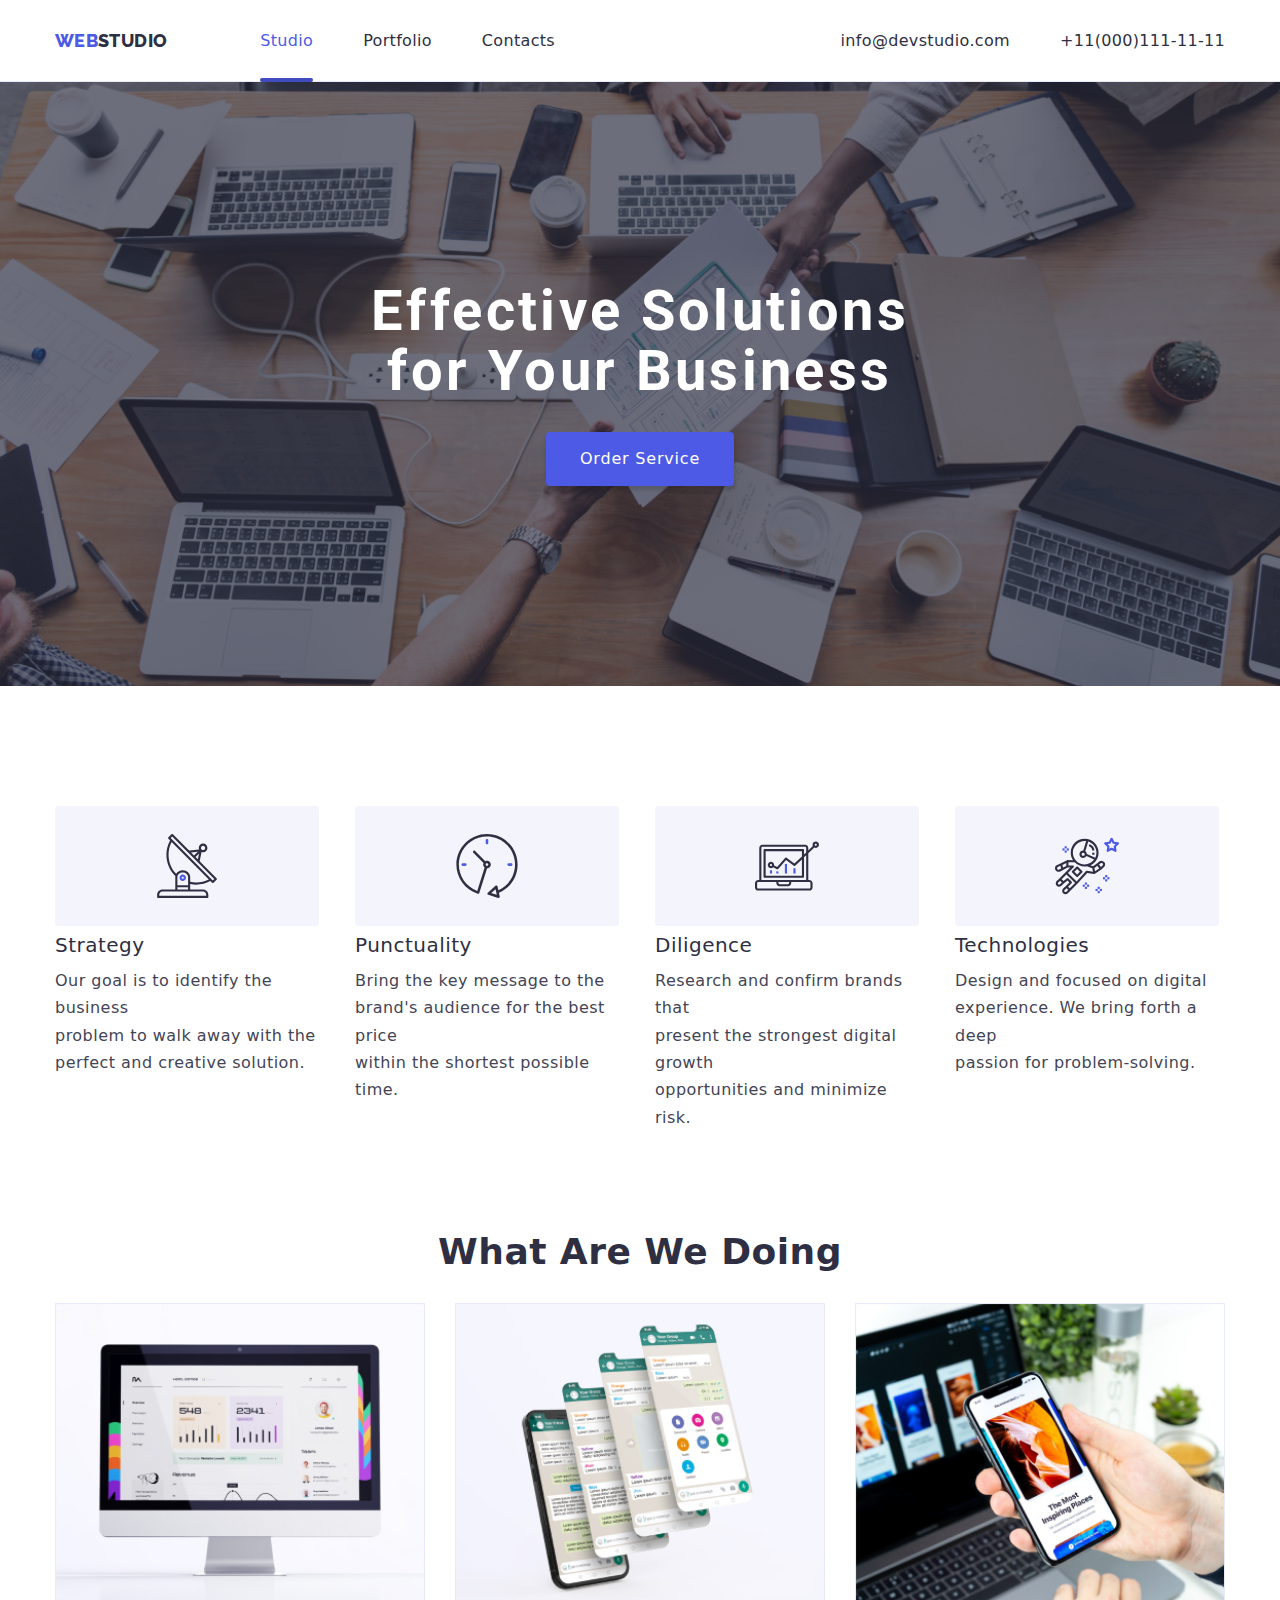
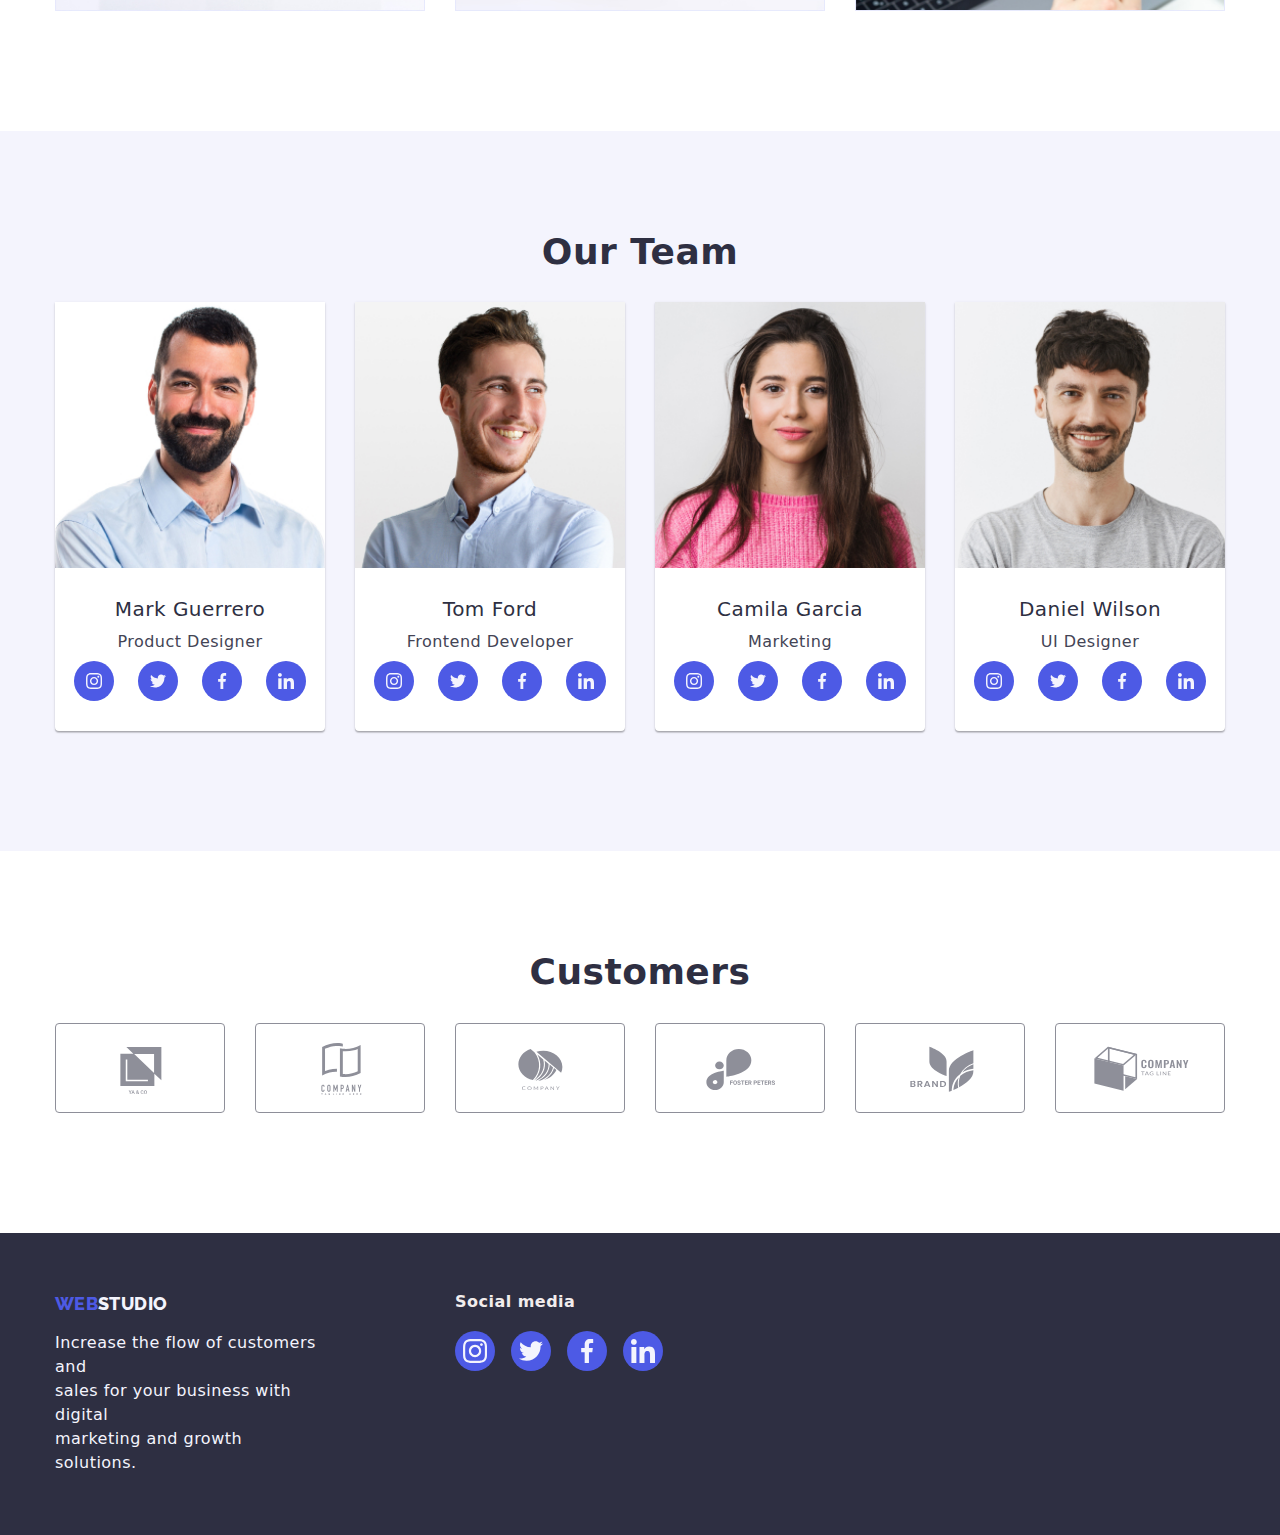
<file: index.html>
<!DOCTYPE html>
<html lang="en">
  <head>
    <meta charset="UTF-8" />
    <meta name="viewport" content="width=device-width, initial-scale=1.0" />
    <title>Studio</title>
    <link rel="stylesheet" href="./CSS/styles.css" />
    <link rel="preconnect" href="https://fonts.googleapis.com" />
    <link rel="preconnect" href="https://fonts.gstatic.com" crossorigin />
    <link
      href="https://fonts.googleapis.com/css2?family=Raleway:wght@800&family=Roboto:wght@400;500;700;900&display=swap"
      rel="stylesheet"
    />
    <link
      rel="stylesheet"
      href="https://cdnjs.cloudflare.com/ajax/libs/modern-normalize/2.0.0/modern-normalize.min.css"
    />
  </head>
  <body>
    <header class="page-header">
      <div class="container menu">
        <!--nav-->
        <nav class="navigation">
          <a href="./index.html" class="logo-link"
            ><span class="logo">WEB</span><span class="studio">STUDIO</span></a
          >
          <ul class="nav-menu list">
            <li class="item">
              <a class="page current link" href="index.html">Studio</a>
            </li>
            <li class="item">
              <a class="page link" href="portfolio.html">Portfolio</a>
            </li>
            <li class="item">
              <a class="page link" href="#">Contacts</a>
            </li>
          </ul>
        </nav>
        <ul class="contacts-menu list">
          <li class="item">
            <a href="mailto:info@devstudiocom" class="contact link"
              >info@devstudio.com</a
            >
          </li>
          <li class="item">
            <a href="tel:+110001111111" class="contact link"
              >+11(000)111-11-11</a
            >
          </li>
        </ul>
      </div>
    </header>
    <!--Main Section-->
    <main>
      <!--section 1-->
      <section class="hero">
        <div class="container">
          <h1 class="hero-title">
            Effective Solutions<br />
            for Your Business
          </h1>
          <!--buttons-->
          <button type="button" class="button primary" data-modal-open>
            Order Service
          </button>
        </div>
      </section>
      <!--section 2-->
      <section class="section">
        <div class="container">
          <ul class="benefits list">
            <li class="item">
              <div class="icon">
                <svg class="antenna" width="64" height="64">
                  <use href="./images/icons.svg#antenna"></use>
                </svg>
              </div>
              <h3 class="title">Strategy</h3>
              <p class="description">
                Our goal is to identify the business<br />
                problem to walk away with the<br />
                perfect and creative solution.
              </p>
            </li>
            <li class="item">
              <div class="icon">
                <svg class="antenna" width="64" height="64">
                  <use href="./images/icons.svg#clock"></use>
                </svg>
              </div>
              <h3 class="title">Punctuality</h3>
              <p class="description">
                Bring the key message to the<br />
                brand's audience for the best price<br />
                within the shortest possible time.
              </p>
            </li>
            <li class="item">
              <div class="icon">
                <svg class="antenna" width="64" height="64">
                  <use href="./images/icons.svg#diagram"></use>
                </svg>
              </div>
              <h3 class="title">Diligence</h3>
              <p class="description">
                Research and confirm brands that<br />
                present the strongest digital growth<br />
                opportunities and minimize risk.
              </p>
            </li>
            <li class="item">
              <div class="icon">
                <svg class="antenna" width="64" height="64">
                  <use href="./images/icons.svg#astronaut"></use>
                </svg>
              </div>
              <h3 class="title">Technologies</h3>
              <p class="description">
                Design and focused on digital<br />
                experience. We bring forth a deep<br />
                passion for problem-solving.
              </p>
            </li>
          </ul>
        </div>
      </section>
      <!--section 3-->
      <section class="section no-top-padding">
        <div class="container">
          <h2 class="section-title">What Are We Doing</h2>
          <ul class="what-we-do list">
            <li class="item">
              <img
                src="./images/img-monitor.jpg"
                alt="monitor"
                width="370"
                height="294"
                class="image"
              />
            </li>
            <li class="item">
              <img
                src="./images/img-mobile-1.jpg"
                alt="mobile-1"
                width="370"
                height="294"
                class="image"
              />
            </li>
            <li class="item">
              <img
                src="./images/img-mobile-2.jpg"
                alt="mobile-2"
                width="370"
                height="294"
                class="image"
              />
            </li>
          </ul>
        </div>
      </section>
      <!--section 4-->
      <section class="section bg-team">
        <div class="container">
          <h2 class="section-title">Our Team</h2>
          <ul class="team list">
            <li class="item">
              <img
                src="./images/img-mark.jpg"
                alt="Mark"
                width="270"
                height="260"
                class="image"
              />
              <h3 class="name">Mark Guerrero</h3>
              <p class="position">Product Designer</p>
              <ul class="social-team list">
                <li class="icon-item">
                  <a
                    class="link"
                    href="https://instagram.com/"
                    target="_blank"
                    rel="noopener noreferrer"
                    aria-label="Link to Instagram"
                    ><svg class="team-icon" width="16" height="16">
                      <use href="./images/icons.svg#instagram"></use>
                    </svg>
                  </a>
                </li>
                <li class="icon-item">
                  <a
                    class="link"
                    href="https://twitter.com/"
                    target="_blank"
                    rel="noopener noreferrer"
                    aria-label="Link to Twitter"
                    ><svg class="team-icon" width="16" height="16">
                      <use href="./images/icons.svg#twitter"></use>
                    </svg>
                  </a>
                </li>
                <li class="icon-item">
                  <a
                    class="link"
                    href="https://facebook.com/"
                    target="_blank"
                    rel="noopener noreferrer"
                    aria-label="Link to Facebook"
                    ><svg class="team-icon" width="16" height="16">
                      <use href="./images/icons.svg#facebook"></use>
                    </svg>
                  </a>
                </li>
                <li class="icon-item">
                  <a
                    class="link"
                    href="https://linkedin.com/"
                    target="_blank"
                    rel="noopener noreferrer"
                    aria-label="Link to Linkedin"
                    ><svg class="team-icon" width="16" height="16">
                      <use href="./images/icons.svg#linkedin"></use>
                    </svg>
                  </a>
                </li>
              </ul>
            </li>
            <li class="item">
              <img
                src="./images/img-tom.jpg"
                alt="Tom"
                width="270"
                height="260"
                class="image"
              />
              <h3 class="name">Tom Ford</h3>
              <p class="position">Frontend Developer</p>
              <ul class="social-team list">
                <li class="icon-item">
                  <a
                    class="link"
                    href="https://instagram.com/"
                    target="_blank"
                    rel="noopener noreferrer"
                    aria-label="Link to Instagram"
                    ><svg class="team-icon" width="16" height="16">
                      <use href="./images/icons.svg#instagram"></use>
                    </svg>
                  </a>
                </li>
                <li class="icon-item">
                  <a
                    class="link"
                    href="https://twitter.com/"
                    target="_blank"
                    rel="noopener noreferrer"
                    aria-label="Link to Twitter"
                    ><svg class="team-icon" width="16" height="16">
                      <use href="./images/icons.svg#twitter"></use>
                    </svg>
                  </a>
                </li>
                <li class="icon-item">
                  <a
                    class="link"
                    href="https://facebook.com/"
                    target="_blank"
                    rel="noopener noreferrer"
                    aria-label="Link to Facebook"
                    ><svg class="team-icon" width="16" height="16">
                      <use href="./images/icons.svg#facebook"></use>
                    </svg>
                  </a>
                </li>
                <li class="icon-item">
                  <a
                    class="link"
                    href="https://linkedin.com/"
                    target="_blank"
                    rel="noopener noreferrer"
                    aria-label="Link to Linkedin"
                    ><svg class="team-icon" width="16" height="16">
                      <use href="./images/icons.svg#linkedin"></use>
                    </svg>
                  </a>
                </li>
              </ul>
            </li>
            <li class="item">
              <img
                src="./images/img-camila.jpg"
                alt="Camila"
                width="270"
                height="260"
                class="image"
              />
              <h3 class="name">Camila Garcia</h3>
              <p class="position">Marketing</p>
              <ul class="social-team list">
                <li class="icon-item">
                  <a
                    class="link"
                    href="https://instagram.com/"
                    target="_blank"
                    rel="noopener noreferrer"
                    aria-label="ink to Instagram"
                    ><svg class="team-icon" width="16" height="16">
                      <use href="./images/icons.svg#instagram"></use>
                    </svg>
                  </a>
                </li>
                <li class="icon-item">
                  <a
                    class="link"
                    href="https://twitter.com/"
                    target="_blank"
                    rel="noopener noreferrer"
                    aria-label="Link to Twitter"
                    ><svg class="team-icon" width="16" height="16">
                      <use href="./images/icons.svg#twitter"></use>
                    </svg>
                  </a>
                </li>
                <li class="icon-item">
                  <a
                    class="link"
                    href="https://facebook.com/"
                    target="_blank"
                    rel="noopener noreferrer"
                    aria-label="Link to Facebook"
                    ><svg class="team-icon" width="16" height="16">
                      <use href="./images/icons.svg#facebook"></use>
                    </svg>
                  </a>
                </li>
                <li class="icon-item">
                  <a
                    class="link"
                    href="https://linkedin.com/"
                    target="_blank"
                    rel="noopener noreferrer"
                    aria-label="Link to Linkedin"
                    ><svg class="team-icon" width="16" height="16">
                      <use href="./images/icons.svg#linkedin"></use>
                    </svg>
                  </a>
                </li>
              </ul>
            </li>
            <li class="item">
              <img
                src="./images/img-daniel.jpg"
                alt="Daniel"
                width="270"
                heigh="260"
                class="image"
              />
              <h3 class="name">Daniel Wilson</h3>
              <p class="position">UI Designer</p>
              <ul class="social-team list">
                <li class="icon-item">
                  <a
                    class="link"
                    href="https://instagram.com/"
                    target="_blank"
                    rel="noopener noreferrer"
                    aria-label="Link to Instagram"
                    ><svg class="team-icon" width="16" height="16">
                      <use href="./images/icons.svg#instagram"></use>
                    </svg>
                  </a>
                </li>
                <li class="icon-item">
                  <a
                    class="link"
                    href="https://twitter.com/"
                    target="_blank"
                    rel="noopener noreferrer"
                    aria-label="Link to Twitter"
                    ><svg class="team-icon" width="16" height="20">
                      <use href="./images/icons.svg#twitter"></use>
                    </svg>
                  </a>
                </li>
                <li class="icon-item">
                  <a
                    class="link"
                    href="https://facebook.com/"
                    target="_blank"
                    rel="noopener noreferrer"
                    aria-label="Link to Facebook"
                    ><svg class="team-icon" width="16" height="20">
                      <use href="./images/icons.svg#facebook"></use>
                    </svg>
                  </a>
                </li>
                <li class="icon-item">
                  <a
                    class="link"
                    href="https://linkedin.com/"
                    target="_blank"
                    rel="noopener noreferrer"
                    aria-label="Lin to Linkedin"
                    ><svg class="team-icon" width="16" height="16">
                      <use href="./images/icons.svg#linkedin"></use>
                    </svg>
                  </a>
                </li>
              </ul>
            </li>
          </ul>
        </div>
      </section>
      <!--section 5-->
      <section class="section">
        <div class="container">
          <h2 class="section-title">Customers</h2>
          <ul class="partners list">
            <li class="item">
              <a href class="link" aria-label="Client 1">
                <svg class="client-icon" width="104" height="56">
                  <use href="./images/icons.svg#client-1"></use>
                </svg>
              </a>
            </li>
            <li class="item">
              <a href class="link" aria-label="Client 2">
                <svg class="client-icon" width="104" height="56">
                  <use href="./images/icons.svg#client-2"></use>
                </svg>
              </a>
            </li>
            <li class="item">
              <a href class="link" aria-label="Client 3">
                <svg class="client-icon" width="104" height="56">
                  <use href="./images/icons.svg#client-3"></use>
                </svg>
              </a>
            </li>
            <li class="item">
              <a href class="link" aria-label="Client 4">
                <svg class="client-icon" width="104" height="56">
                  <use href="./images/icons.svg#client-4"></use>
                </svg>
              </a>
            </li>
            <li class="item">
              <a href class="link" aria-label="Client 5">
                <svg class="client-icon" width="104" height="56">
                  <use href="./images/icons.svg#client-5"></use>
                </svg>
              </a>
            </li>
            <li class="item">
              <a href class="link" aria-label="Client 6">
                <svg class="client-icon" width="104" height="56">
                  <use href="./images/icons.svg#client-6"></use>
                </svg>
              </a>
            </li>
          </ul>
        </div>
      </section>
      <!--footer-->
    </main>
    <footer class="page-footer">
      <div class="container">
        <!--Main Footer-->
        <div class="footer">
          <!--Footer section 1-->
          <div class="footer-address">
            <a href="index.html" class="logo-link"
              ><span class="logo">WEB</span
              ><span class="studio-footer">STUDIO</span>
            </a>
            <p class="footer-description">
              Increase the flow of customers and <br />
              sales for your business with digital<br />
              marketing and growth solutions.
            </p>
          </div>
          <!--Footer Section 2-->
          <div class="footer-block link">
            <b class="footer-heading">Social media</b>
            <ul class="social-footer list">
              <li class="icon-item">
                <a
                  class="link"
                  href="https://instagram.com/"
                  target="_blank"
                  rel="noopener noreferrer"
                  aria-label="Link to Instagram"
                  ><svg class="team-icon" width="24" height="24">
                    <use href="./images/icons.svg#instagram"></use>
                  </svg>
                </a>
              </li>
              <li class="icon-item">
                <a
                  class="link"
                  href="https://twitter.com/"
                  target="_blank"
                  rel="noopener noreferrer"
                  aria-label="Link to Twitter"
                  ><svg class="team-icon" width="24" height="24">
                    <use href="./images/icons.svg#twitter"></use>
                  </svg>
                </a>
              </li>
              <li class="icon-item">
                <a
                  class="link"
                  href="https://facebook.com/"
                  target="_blank"
                  rel="noopener noreferrer"
                  aria-label="Link to Facebook"
                  ><svg class="team-icon" width="24" height="24">
                    <use href="./images/icons.svg#facebook"></use>
                  </svg>
                </a>
              </li>
              <li class="icon-item">
                <a
                  class="link"
                  href="https://linkedin.com/"
                  target="_blank"
                  rel="noopener noreferrer"
                  aria-label="Link to Linkedin"
                  ><svg class="team-icon" width="24" height="24">
                    <use href="./images/icons.svg#linkedin"></use>
                  </svg>
                </a>
              </li>
            </ul>
          </div>
        </div>
      </div>
    </footer>
    <div class="backdrop is-hidden" data-modal>
      <div class="modal">
        <button type="button" class="modal-close" data-modal-close>
          <svg class="modal-close-icon" width="8" height="8">
            <use href="./images/icons.svg#close"></use>
          </svg>
        </button>
      </div>
    </div>
    <script src="./js/modal.js"></script>
  </body>
</html>
</file>
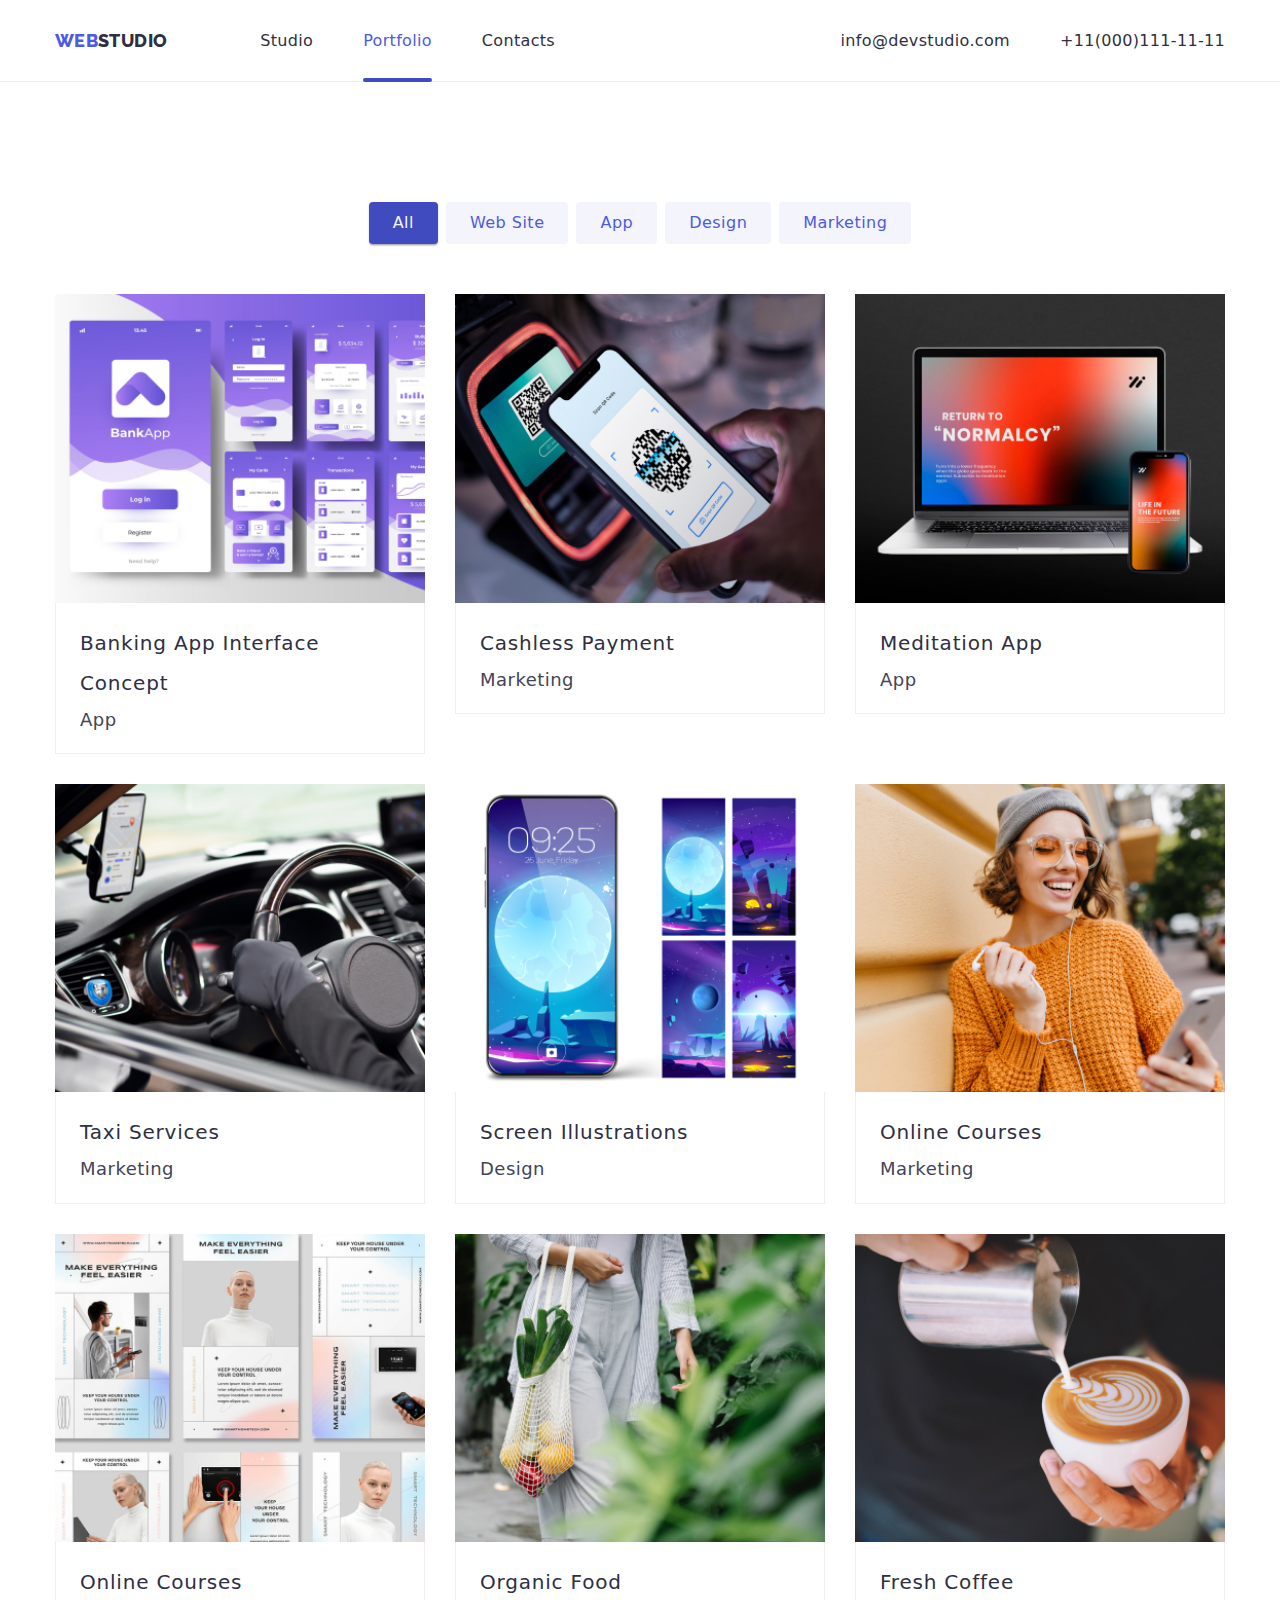
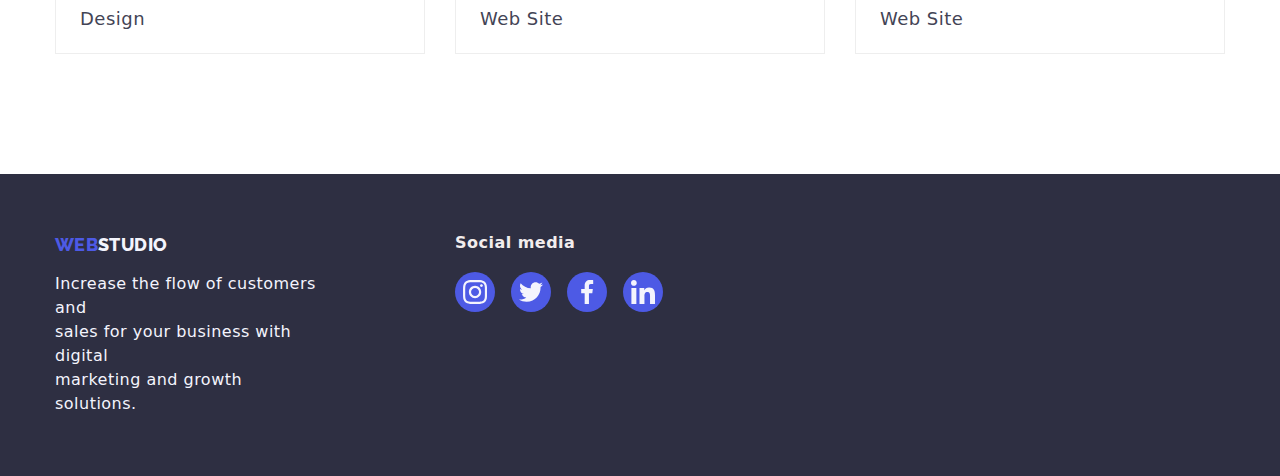
<file: portfolio.html>
<!DOCTYPE html>
<html lang="en">
  <head>
    <meta charset="UTF-8" />
    <meta name="viewport" content="width=device-width, initial-scale=1.0" />
    <title>Portfolio</title>
    <link rel="stylesheet" href="./CSS/styles.css" />
    <link rel="preconnect" href="https://fonts.googleapis.com" />
    <link rel="preconnect" href="https://fonts.gstatic.com" crossorigin />
    <link
      href="https://fonts.googleapis.com/css2?family=Raleway:wght@800&family=Roboto:wght@400;500;700;900&display=swap"
      rel="stylesheet"
/>
    <link
      rel="stylesheet"
      href="https://cdnjs.cloudflare.com/ajax/libs/modern-normalize/2.0.0/modern-normalize.min.css"
    />
  </head>
  <body>
    <header class="page-header">
        <div class="container menu">
      <!--nav-->
      <nav class="navigation">
        <a href="./index.html" class="logo-link"
          ><span class="logo">WEB</span><span class="studio">STUDIO</span></a
        >
        <ul class="nav-menu list">
          <li class="item">
            <a class="page link" href="index.html">Studio</a>
          </li>
          <li class="item">
            <a class="page current link" href="portfolio.html">Portfolio</a>
          </li>
          <li class="item">
            <a class="page link" href="#">Contacts</a>
          </li>
        </ul>
      </nav>
      <ul class="contacts-menu list">
        <li class="item">
          <a href="mailto:info@devstudiocom" class="contact link">info@devstudio.com</a>
        </li>
        <li class="item">
          <a href="tel:+110001111111" class="contact link">+11(000)111-11-11</a>
        </li>
      </ul>
    </header>
    </section>
    <!--Main Section-->
        <main>
      <section class="section">
        <div class="container">
          <ul class="filters list">
            <!--buttons-->
            <li class="space">
              <button type="button" class="button filter current">All</button>
            </li>
            <li class="space">
              <button type="button" class="button filter">Web Site</button>
            </li>
            <li class="space">
              <button type="button" class="button filter">App</button>
            </li>
            <li class="space">
              <button type="button" class="button filter">Design</button>
            </li>
            <li class="space">
              <button type="button" class="button filter">Marketing</button>
            </li>
          </ul>
          <ul class="projects list">
            <li class="project-card">
               <div class="overlay">
                <a href="#" class="project link">
                <img
                  src="./images/portfolio-img-bank.jpg"
                    alt="Banking App Interface"
                       width="370"
                       height="300"
                       class="image"
                />
                   <p class="text-content">14 Stylish and User-Friendly App Design<br>
                                            Concepts • Task Manager App • Calorie<br>
                                            Tracker App • Exotic Fruit Ecommerce<br>
                                            App • Cloud Storage App</p> 
                </div>
                <div class="substrate">
                <h3 class="name">Banking App Interface Concept</h3>
                <p class="type">App</p>
                 </div>
              </a>
            </li>
             <li class="project-card">
                  <div class="overlay">
                    <a href="#" class="project link">
                      <img
                      src="./images/img-portfolio-cash.jpg"
                      alt="Banking App Interface"
                        width="370"
                        height="300"
                        class="image"
                      />
                    <p class="text-content">14 Stylish and User-Friendly App Design<br>
                                            Concepts • Task Manager App • Calorie<br>
                                            Tracker App • Exotic Fruit Ecommerce<br>
                                            App • Cloud Storage App</p> 
                  </div>
                  <div class="substrate">
                  <h3 class="name">Cashless Payment</h3>
                  <p class="type">Marketing</p>
                   </div>
                  </a>
              </li>
            <li class="project-card">
              <div class="overlay"> 
               <a href="#" class="project link">
                <img
                    src="./images/img-portfolio-meditation.jpg"
                    alt="Banking App Interface"
                    width="370"
                    height="300"
                    class="image"
                    />
                    <p class="text-content">14 Stylish and User-Friendly App Design<br>
                                          Concepts • Task Manager App • Calorie<br>
                                          Tracker App • Exotic Fruit Ecommerce<br>
                                          App • Cloud Storage App</p> 
                </div>
                <div class="substrate">
                  <h3 class="name">Meditation App</h3>
                  <p class="type">App</p>
                   </div>
                </a>
            </li>
              <li class="project-card">
                <div class="overlay">
                  <a href="#" class="project link">
                   <img
                    src="./images/img-porfolio-taxi.jpg"
                      alt="Banking App Interface"
                        width="370"
                        height="300"
                        class="image"
                       />
                    <p class="text-content">14 Stylish and User-Friendly App Design<br>
                                          Concepts • Task Manager App • Calorie<br>
                                          Tracker App • Exotic Fruit Ecommerce<br>
                                          App • Cloud Storage App</p> 
                                      </div>
                <div class="substrate">
                    <h3 class="name">Taxi Services</h3>
                     <p class="type">Marketing</p>
                      </div>
                    </a>
            </li>
                <li class="project-card">
                  <div class="overlay">
                    <a href="#" class="project link">
                      <img
                       src="./images/img-portfolio-screen.jpg"
                         alt="Banking App Interface"
                            width="370"
                            height="300"
                            class="image"
                    />
                    <p class="text-content">14 Stylish and User-Friendly App Design<br>
                                          Concepts • Task Manager App • Calorie<br>
                                          Tracker App • Exotic Fruit Ecommerce<br>
                                          App • Cloud Storage App</p> 
                                      </div>
                <div class="substrate">
                <h3 class="name">Screen Illustrations</h3>
                <p class="type">Design</p>
                </div>
                </a>
            </li>
              <li class="project-card">
                <div class="overlay">
                  <a href="#" class="project link">
                    <img
                      src="./images/img-portfolio-courses.jpg"
                      alt="Banking App Interface"
                      width="370"
                      height="300"
                      class="image"
                  />
                  <p class="text-content">14 Stylish and User-Friendly App Design<br>
                                              Concepts • Task Manager App • Calorie<br>
                                              Tracker App • Exotic Fruit Ecommerce<br>
                                              App • Cloud Storage App</p> 
                                        </div>
                  <div class="substrate">
                  <h3 class="name">Online Courses</h3>
                  <p class="type">Marketing</p>
                   </div>
                 </a>
            </li>
              <li class="project-card">
                <div class="overlay">
                  <a href="#" class="project link">
                    <img
                      src="./images/img-portfolio-ig-stories.png"
                        alt="Banking App Interface"
                        width="370"
                        height="300"
                        class="image"
                 /> 
                  <p class="text-content">14 Stylish and User-Friendly App Desi
                                      Concepts • Task Manager App • Calorie<br>
                                      Tracker App • Exotic Fruit Ecommerce<br>
                                      App • Cloud Storage App</p> 
                                    </div>
                    <div class="substrate">                
                    <h3 class="name">Online Courses</h3>
                    <p class="type">Design</p>
                     </div>
                </a>
              </li>
             <li class="project-card">
               <div class="overlay">
                <a href="#" class="project link">
                  <img
                     src="./images/img-portfolio-organic.jpg"
                      alt="Banking App Interface"
                      width="370"
                      height="300"
                      class="image"
                     />
                <p class="text-content">14 Stylish and User-Friendly App Desi
                                      Concepts • Task Manager App • Calorie<br>
                                      Tracker App • Exotic Fruit Ecommerce<br>
                                      App • Cloud Storage App</p> 
                                    </div>
                  <div class="substrate">                 
                  <h3 class="name">Organic Food</h3>
                  <p class="type">Web Site</p>
                  </div> 
                </a>
            </li>
          <li class="project-card">
            <div class="overlay">
              <a href="#" class="project link">
                <img
                  src="./images/img-portfolio-coffee.jpg"
                  alt="Banking App Interface"
                  width="370"
                  height="300"
                  class="image"
                />
                <p class="text-content">14 Stylish and User-Friendly App Desi
                                      Concepts • Task Manager App • Calorie<br>
                                      Tracker App • Exotic Fruit Ecommerce<br>
                                      App • Cloud Storage App</p> 
                                    </div>
              <div class="substrate">
                  <h3 class="name">Fresh Coffee</h3>
                  <p class="type">Web Site</p>
                  </div> 
                </a>
            </li>
          </ul>
        </div>
      </section>
      <!--section-->
    </main>
    <!--footer-->
    <footer class="page-footer">
  <div class="container">
    <!--Main Footer-->
    <div class="footer">
      <!--Footer section 1-->
      <div class="footer-address">
        <a href="index.html" class="logo-link"
          ><span class="logo">WEB</span
          ><span class="studio-footer">STUDIO</span>
        </a>
        <p class="footer-description">
            Increase the flow of customers and <br />
            sales for your business with digital<br />
            marketing and growth solutions.
        </p>    
            </div>
    <!--Footer Section 2-->
    <div class="footer-block link">
      <b class="footer-heading">Social media</b>
      <ul class="social-footer list">
        <li class="icon-item">
          <a
            class="link"
            href="https://instagram.com/"
            target="_blank"
            rel="noopener noreferrer"
            aria-label="Link to Instagram"
            ><svg class="team-icon" width="24" height="24">
              <use href="./images/icons.svg#instagram"></use>
            </svg>
          </a>
        </li>
        <li class="icon-item">
          <a
            class="link"
            href="https://twitter.com/"
            target="_blank"
            rel="noopener noreferrer"
            aria-label="Link to Twitter"
            ><svg class="team-icon" width="24" height="24">
              <use href="./images/icons.svg#twitter"></use>
            </svg>
          </a>
        </li>
        <li class="icon-item">
          <a
            class="link"
            href="https://facebook.com/"
            target="_blank"
            rel="noopener noreferrer"
            aria-label="Link to Facebook"
            ><svg class="team-icon" width="24" height="24">
              <use href="./images/icons.svg#facebook"></use>
            </svg>
          </a>
        </li>
        <li class="icon-item">
          <a
            class="link"
            href="https://linkedin.com/"
            target="_blank"
            rel="noopener noreferrer"
            aria-label="Liunk to Linkedin"
            ><svg class="team-icon" width="24" height="24">
              <use href="./images/icons.svg#linkedin"></use>
            </svg>
          </a>
        </li>
      </ul>
    </div>
  </div>
</div>
</footer>
</body>
</html>
</file>
<file: CSS/styles.css>
:root {
    --iriscolor: #4d5ae5;
    --navyblue: #2E2F42;
    --navcolor: black;
    --oceancolor: #404bbf;
    --whitecolor: white;
    --slatecolor: #434455;
    --ashwhite: rgb(242, 237, 237);
    --cloud: #f4f4fd;
    --cornflower: #e7e9fc;
    --primary-background-color: rgba(46, 47, 66, 0.70);
    --lightslate: #8E8F99;
    --green: #31d0aa;
    --BG: #d3dbde;
    --blue: rgb(10.9,135.9,235,0.8);
    --black: rgba(0, 0, 0, 0.1);
    --modalBG: #fcfcfc;
     
}

/*CSS RESET*/
p,
h1,
h2,
h3,
h4,
h5,
h6 {
    margin: 0;
}
html{
    box-sizing: border-box;
}
.list {
    text-decoration: none;
    list-style: none;
    margin: 0;
    padding: 0;
}

img {
    display: block;
    max-width: 100%;
    height: auto;
}
*,
*::after,
*::before {
    box-sizing: inherit;
}
.link {
    text-decoration: none;
    color: inherit;
}

/*END OF CSS RESET*/
body {
    font-family: "Roboto", sans-serif;
    letter-spacing: 0.03em;
    color: var(--slatecolor);
    font-size: 16px;
    background-color: var(--whitecolor);
}

.page-header {
    border-bottom: .1px solid var(--cornflower);
}
.container-menu {}

.logo-link {
    text-decoration: none;
    font-family: 'Raleway', sans-serif;
    font-size: 18px;
    line-height: 1.17;
    font-weight: 800;
    letter-spacing: 0.02em;
}

.logo {
    color: var(--iriscolor);
}

.studio {
    color: var(--navyblue);
}
.navigation {
}

.nav-menu .page,
.contacts-menu .contact {
    color: var(--navyblue);
    font-size: 16px;
    text-decoration: none;
    font-weight: 500;
    line-height: 1.15;
    letter-spacing: 0.02em;
    display: block;
    padding-top: 32px;
    padding-bottom: 31px;
    transition: color 250ms ease-in-out;
}
.nav-menu {
    margin-left: 93px;
}
.nav-menu .item:not(:last-child),
.contacts-menu .item:not(:last-child) {
    margin-right: 50px;
}
.contacts-menu {
    margin-left: auto;
}

.nav-menu .page {
    position: relative;
}
.page {
    position: relative;
}

.nav-menu .page::after {
    content: "";
    position: absolute;
    left: 0;
    height: 4px;
    bottom: -1px;
    width: 0;
    border-radius: 2px;
    transition: width 250ms ease-in-out, background-color 250ms ease-in-out,
                border 250ms ease-in-out;  
}
.nav-menu .page.current::after {
    width: 100%;
    background-color: var(--oceancolor);
    border: 2px solid var(--oceancolor);
}
.nav-menu .page:hover,
.nav-menu .page:focus,
.nav-menu .page.current,
.contacts-menu .contact:hover,
.contacts-menu .contact .link:focus {
    color: var(--iriscolor);
}
.nav-menu .page:hover:after,
.nav-menu .page:focus::after {
    border: 2px solid var(--oceancolor);
    background-color: var(--oceancolor);
    width: 100%;
}
.contacts-menu .contact {
    font-weight: 400;
}
.menu,
.navigation,
.nav-menu,
.contacts-menu {
    display: flex;
    align-items: center;
}
.hero {
    background-image: url(../images/Dark-bg.png), url(../images/people-office-1.jpg),
    linear-gradient(rgba(46, 47, 66, 0.7), rgba(46, 47, 66, 0.7));
    background-size: cover;
    background-position: center, center;
    background-repeat: no-repeat, no-repeat;
    padding: 200px 0px;
    text-align: center;
}
.hero-title {
    color: var(--whitecolor);
    font-family: 'Roboto', sans-serif;
    font-size: 56px;
    line-height: 1.07;
    font-weight: 700;
    letter-spacing: 0.06em;
    margin-bottom: 30px;
}
.button {
    cursor: pointer;
    border-color: transparent;
    letter-spacing: 0.03em;
    font-size: 16px;
    font-family: inherit;
    border-radius: 4px;
    transition: color 250ms ease-in-out, background-color 250ms ease-in-out, box-shdow 250ms ease-in-out;
}

.button.primary {
    background-color: var(--iriscolor);
    color: var(--whitecolor);
    font-size: 16px;
    font-family: inherit;
    line-height: 1.87;
    letter-spacing: 0.05em;
    font-weight: 500;
    padding: 10px 32px;
    box-shadow: 0px 4px 4px rgba(0,0,0,0.15);
}

.button.primary:hover,
.button.primary:focus {
    background-color: var(--oceancolor);
    box-shadow: 0px 1px 3px rgba(0, 0, 0, 0.12), 0px 1px 1px rgba(0, 0, 0, 0.14),
            0px 2px 1px rgba(0, 0, 0, 0.12);
}

.button.filter {
    background-color: var(--cloud);
    color: var(--iriscolor);
    font-weight: 500;
    line-height: 1.62;
    padding: 6px 22px;
    transition: background-color 250ms ease-in-out, color 250ms ease-in-out,
                box-shadow  250ms ease-in-out;
}

.button.filter:hover,
.button.filter:focus,
.button.filter.current {
    background-color: var(--oceancolor);
    color: var(--cloud);
    box-shadow: 0px 1px 3px rgba(0, 0, 0, 0.12), 0px 1px 1px rgba(0, 0, 0, 0.14),
            0px 2px 1px rgba(0, 0, 0, 0.12);
}
.filters {
    display: flex;
    justify-content: center;
    margin-bottom: 50px;  
}
.filters .space + .space {
    margin-left: 8px;
}
.benefits { 
    display: flex;
    flex-wrap: wrap;
    margin-left: -30px;
    margin-top: -30px;
}
.benefits .item {
    flex-basis: calc(100% / 4 - 30px);
    margin-left: 30px;
    margin-top: 30px;
}
.benefits .icon {
    margin-bottom: 8px;
    width: 264px;
    height: 120px;
    display: flex;
    align-items: center;
    justify-content: center;
    background-color: var(--cloud);
    border-radius: 4px;

}

.benefits .description {
    color: var(--slatecolor);
    line-height: 1.71;
    font-size: 16px;
    font-weight: 400;
}

.benefits .title {
    font-size: 20px;
    font-weight: 500;
    color: var(--navyblue);
    line-height: 1.14;
    margin-bottom: 10px;
}
.section-title {
    text-align: center;
    color: var(--navyblue);
    font-size: 36px;
    font-weight: 700;
    line-height: 1.5px;
    margin-bottom: 50px;
}
.what-we-do {
    display: flex;
    flex-wrap: wrap;
    margin-left: -30px;
    margin-top: -30px;
}
.what-we-do .item {
    flex-basis: calc(100% / 3 - 30px);
    margin-left: 30px;
    margin-top: 30px;
}
.team {
    display: flex;
    flex-wrap: wrap;
    margin-left: -30px;
    margin-top: -30px;
}
.team .item {
    flex-basis: calc(100% / 4 - 30px);
    margin-left: 30px;
    margin-top: 30px;
    padding-bottom: 30px;
    background-color: var(--whitecolor);
    border-radius: 0px 0px 4px 4px;
    box-shadow: 0px 1px 3px rgba(0, 0, 0, 0.12), 0px 1px 1px rgba(0, 0, 0, 0.14),
            0px 2px 1px rgba(0, 0, 0, 0.12);
}
.team .name,
.team .position {
   line-height: 1.19;
   text-align: center;
}
.team .name {
    font-weight: 500;
    font-size: 20px;
    color: var(--navyblue);
    padding-top: 30px;
    padding-bottom: 10px;
}
.team .position {
    font-weight: 400;
    font-size: 16px;
    color: var(--slatecolor);
    padding-bottom: 10px;
}
.bg-team {
    background-color: var(--cloud);
}
.projects {
    display: flex;
    flex-wrap: wrap;
    margin-top: -30px;
    margin-left: -30px;
}
    
.project-card {
    flex-basis: calc(100% / 3 - 30px);
    margin-left: 30px;
    margin-top: 30px;
    transition: box-shadow 250ms ease-in-out;
}
.project .name {
    color: var(--navyblue);
    margin-bottom: 4px;
    font-weight: 500;
    font-size: 20px;
    line-height: 2;
    letter-spacing: 0.04em;
}

.project .type {
    color: var(--slatecolor);
    font-weight: 400;   
    font-size: 18px;
    line-height: 1.47;  
}
.project {
    margin: auto;
    position: relative;
}

.overlay {
    position: relative;
    overflow: hidden;
    bottom: 0;   
}
.text-content {
    position: absolute;
    top: 0;
    left: 0;
    bottom: 0;
    width: 100%;
    height: 100%;
    padding: 40px 32px;
    overflow: hidden;
    color: var(--cloud);
    background-color: var(--iriscolor);
    transform: translateY(101%);
    transition: 250ms ease-in-out;
}
.project-card:hover .text-content {
    transform: translateY(0);
}
.project-card:hover,
.project-card:focus {
    box-shadow: 0px 2px 1px 0px rgba(46, 47, 66, 0.08), 0px 1px 1px 0px rgba(46, 47, 66, 0.16), 0px 1px 6px 0px rgba(46, 47, 66, 0.08);
    
}

.substrate {
    padding: 20px 24px;
    background-color: var(--whitecolor);
    border: 1px solid #eeeeee;
    border-top: 0;
}

.client-icon {
    fill: currentColor;
}
.client-icon:hover,
.client-icon:focus {
    fill: var(--oceancolor);
}
.partners {
    display: flex;
    justify-content: space-between;
}   
.partners .item {
    height: 90px;
    width: calc((100% - 150px) / 6);
}  

.partners .link {
    display: flex;
    width: 100%;
    height: 100%;
    border: 1px solid var(--lightslate);
    border-radius: 4px;
    justify-content: center;
    align-items: center;
    color: var(--lightslate);
    transition: border 250ms ease-in-out, color 250ms ease-in-out;
}

.partners .link:hover,
.partners .link:focus {   
    border-color: var(--oceancolor);
    color: var(--oceancolor);
 
} 

.container {
    width: 1200px; 
    padding: 0 15px;   
    margin: 0 auto;
}
.section {
    padding: 120px 0;
}
.section.no-top-padding {
    padding-top: 0;
}

.social-team {
    display: flex;
    align-items: center;
    justify-content: center;
    gap: 24px; 
    }

.social-team .link {
    fill: currentColor;
}    
.social-team .link{
    display: flex;
    width: 40px;
    height: 40px;  
    align-items: center;
    justify-content: center;
    background-color: var(--iriscolor);
    color: var(--cloud);
    border-radius: 50px;
    transition: background-color 250ms ease-in-out;
}  
.social-team .link:hover,
.social-team .link:focus {
    background-color: var(--oceancolor);
}

.social-footer .link {
    fill: currentColor;
}

.social-footer .link {
    width: 40px;
    height: 40px;
    display: flex;
    align-items: center;
    justify-content: center;
    background-color: var(--iriscolor);
    color: var(--cloud);
    border-radius: 50px;  
    transition: background-color 250ms ease-in-out;
}
.social-footer .link:hover,
.social-footer .link:focus,
.social-footer .link .current {
    background-color: var(--green);
}
.social-footer {
    display: flex;
    gap: 16px;
    margin-top: 20px;
}

.social-footer .icon-item {
    width: 40px;
    height: 40px;
    border-radius: 50px;
}

.page-footer {
    padding: 60px 0;
    background-color: var(--navyblue)
    }

.studio-footer {
        color: var(--cloud);
    }


.footer-description {
    color: var(--cloud);
    padding-top: 17px;
    font-size: 16px;
    width: 270px;
    font-weight: 400;
    line-height: 1.5;
    margin: 0px;
}
.footer-heading {
    color: var(--ashwhite);      
}
.footer {
    display: flex;
    gap: 130px;
 
}
.page-footer {
    padding: 60px 0;
    background-color: var(--navyblue);
}


.backdrop {
    position: fixed;
    top: 0;
    left: 0;
    width: 100%;
    height: 100%;
    background-color: var(--black);
    opacity: 1;

    transition: opacity 250ms cubic-bezier(0.4, 0, 0.2, 1);
}

.modal {
    position: absolute;
    top: 50%;
    left: 50%;
    min-width: 480px;
    min-height: 584px;
    background-color: var(--modalBG);
    box-shadow: 0px 2px 1px 0px rgba(0, 0, 0, 0.2),
        0px 1px 3px 0px rgba(0, 0, 0, 0.12), 0px 1px 1px 0px rgba(0, 0, 0, 0);
    border-radius: 4px;

    transform:  translate(-50%, -50%) scale(1);
    transition: transform 250ms cubic-bezier(0.4, 0, 0.2, 1);  
}

.backdrop.is-hidden .modal {
    transform: translate(-50%, -50%) scale(0);
}    

.modal-close {
    position: absolute;
    top: 24px;
    right: 24px;
    padding: 0px;

    display: flex;
    align-items: center;
    justify-content: center;

    width: 24px;
    height: 24px;

    background-color: var(--cornflower);
    color: var(--navyblue);
    border: 1 px solid var(--black);
    border-radius: 15px;
    cursor: pointer;

    transition: color 250ms cubic-bezier(0.4, 0, 0.2, 1),
       background-color 250ms cubic-bezier(0.4, 0, 0.2, 1);
}

.modal-close-icon {
    fill: currentColor;
}

.modal-close:hover, 
.modal-close:focus {
    color: var(--cloud);
    background-color: var(--iriscolor);
}

.is-hidden {
    visibility: none;
    opacity: 0;
    pointer-events: none;
}
</file>
